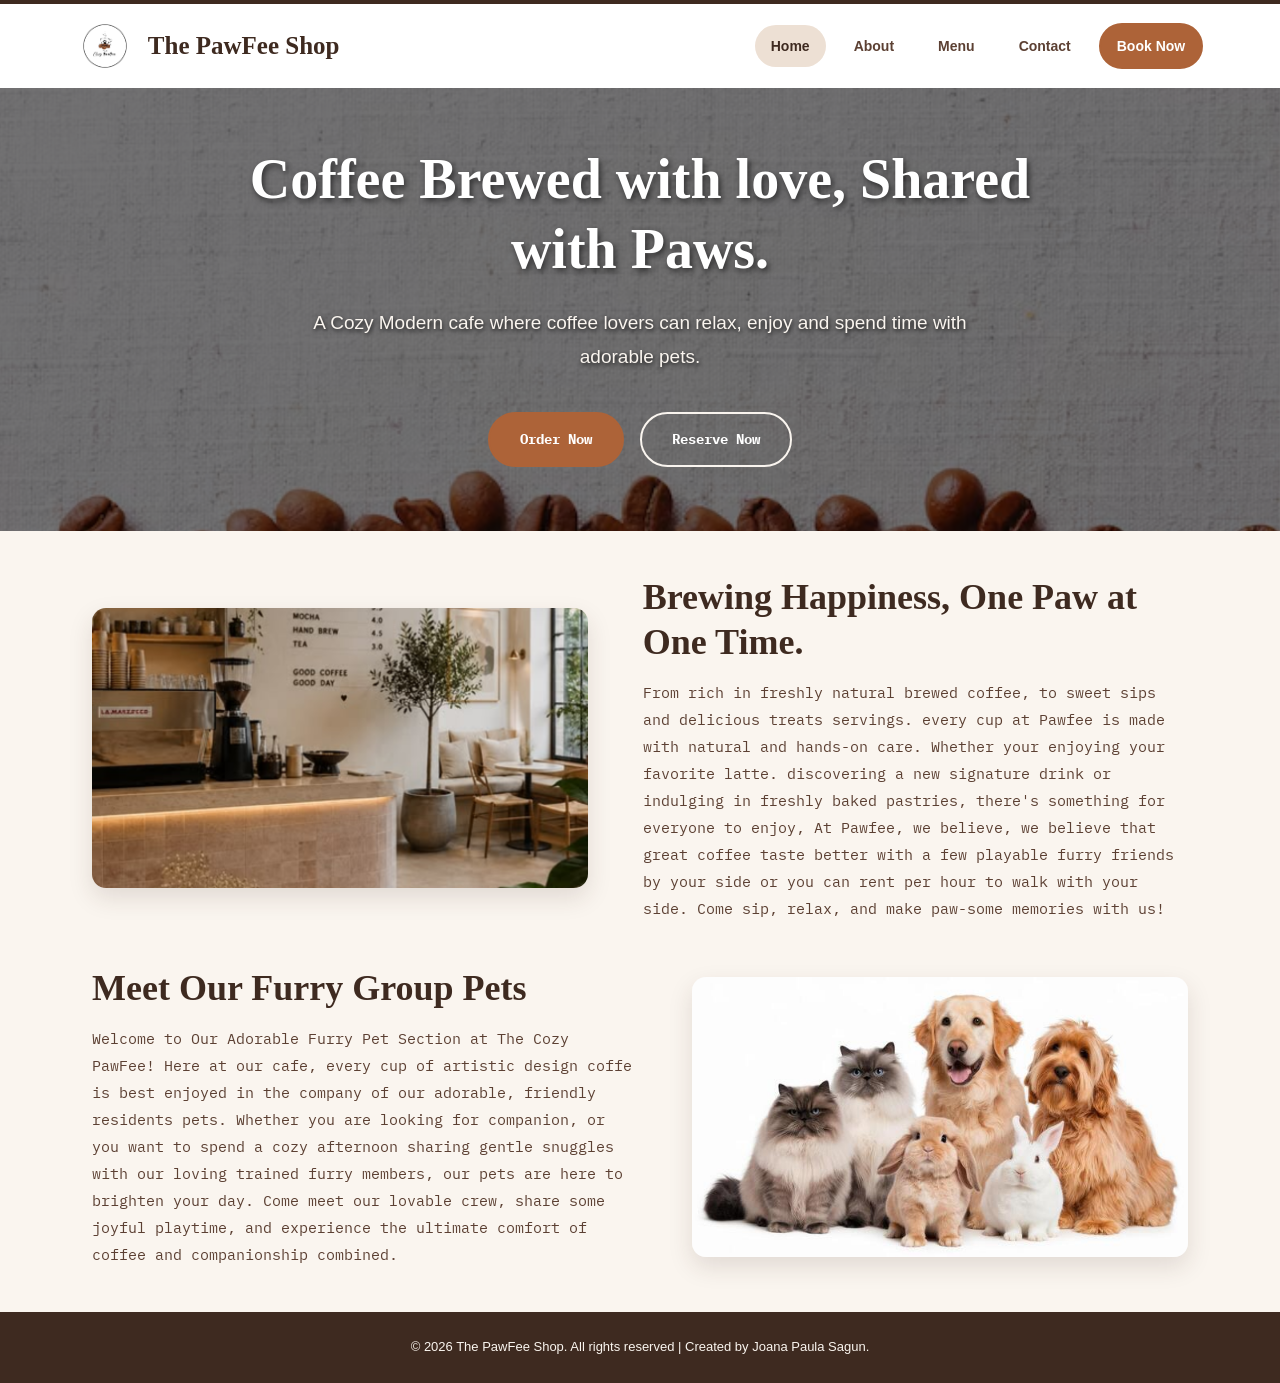
<file: index.html>
<!DOCTYPE html>
<html lang="en">
<head>
    <meta charset="UTF-8">
    <meta name="viewport" content="width=device-width, initial-scale=1.0">

    <!-- EXTERNAL CSS -->
    <link rel="stylesheet" href="CSS/styles.css">
    <title>Coffee Brew Paws</title>
</head>
<body>
    <header>
        <!-- LOGO AREA -->
        <a class="logo-container" href="index.html">
            <img src="images/logo.png" alt="The Pawfee Logo">
            <span class="brand-name">The PawFee Shop</span>
        </a>

        <!-- BURGER BUTTON (tablet + mobile) -->
        <button class="nav-toggle" type="button" aria-label="Toggle menu" aria-expanded="false" aria-controls="main-nav">&#9776;</button>

        <nav id="main-nav" aria-label="Main">
            <ul>
                <li><a href="index.html" aria-current="page">Home</a></li>
                <li><a href="about.html">About</a></li>
                <li><a href="menu.html">Menu</a></li>
                <li><a href="contact.html">Contact</a></li>
                <li><a href="booking.html">Book Now</a></li>
            </ul>
        </nav>
    </header>

    <main>
        <section id="Hero-text">
            <img src="images/First-Hero.png" alt="The Coffee beans">
            <h1>Coffee Brewed with love, Shared with Paws.</h1>
            <h2>A Cozy Modern cafe where coffee lovers can relax, enjoy and spend time with adorable pets.</h2>

            <a href="menu.html">Order Now</a>
            <a href="booking.html">Reserve Now</a>
        </section>

        <section id="Promotional">
            <img src="images/Coffee-shop.png" alt="The Coffee shop">
            <h2>Brewing Happiness, One Paw at One Time.</h2>
            <p>From rich in freshly natural brewed coffee, to sweet sips and delicious treats servings. every cup at Pawfee is made with natural and hands-on care.
               Whether your enjoying your favorite latte. discovering a new signature drink or indulging in freshly baked pastries, there's something for everyone to enjoy,
               At Pawfee, we believe, we believe that great coffee taste better with a few playable furry friends by your side or you can rent per hour to walk with your side. Come sip, relax, and make paw-some memories with us! </p>
        </section>

        <section id="Meet-Pawfee">
            <img src="images/group of pets.jpeg" alt="The Group of Pets">
            <h2>Meet Our Furry Group Pets</h2>
            <p>Welcome to Our Adorable Furry Pet Section at The Cozy PawFee! Here at our cafe, every cup of artistic design coffe is best enjoyed in the company of
                our adorable, friendly residents pets. Whether you are looking for companion, or you want to spend a cozy afternoon sharing gentle snuggles with our 
                loving trained furry members, our pets are here to brighten your day. Come meet our lovable crew, share some joyful playtime, and experience
                the ultimate comfort of coffee and companionship combined.</p>
        </section>

    </main>

    <footer>
        <p>&copy; 2026 The PawFee Shop. All rights reserved | Created by Joana Paula Sagun.</p>
    </footer>

    <script>
        // Burger menu (tablet + mobile, 1024px and below)
        const toggle = document.querySelector('.nav-toggle');
        const nav = document.getElementById('main-nav');

        function setMenu(open) {
            nav.classList.toggle('open', open);
            toggle.setAttribute('aria-expanded', open);
            toggle.innerHTML = open ? '&times;' : '&#9776;';
        }

        toggle.addEventListener('click', () => setMenu(!nav.classList.contains('open')));
        nav.addEventListener('click', (e) => { if (e.target.closest('a')) setMenu(false); });
        document.addEventListener('keydown', (e) => { if (e.key === 'Escape') setMenu(false); });
        window.addEventListener('resize', () => { if (window.innerWidth > 1024) setMenu(false); });
    </script>
</body>
</html>
</file>
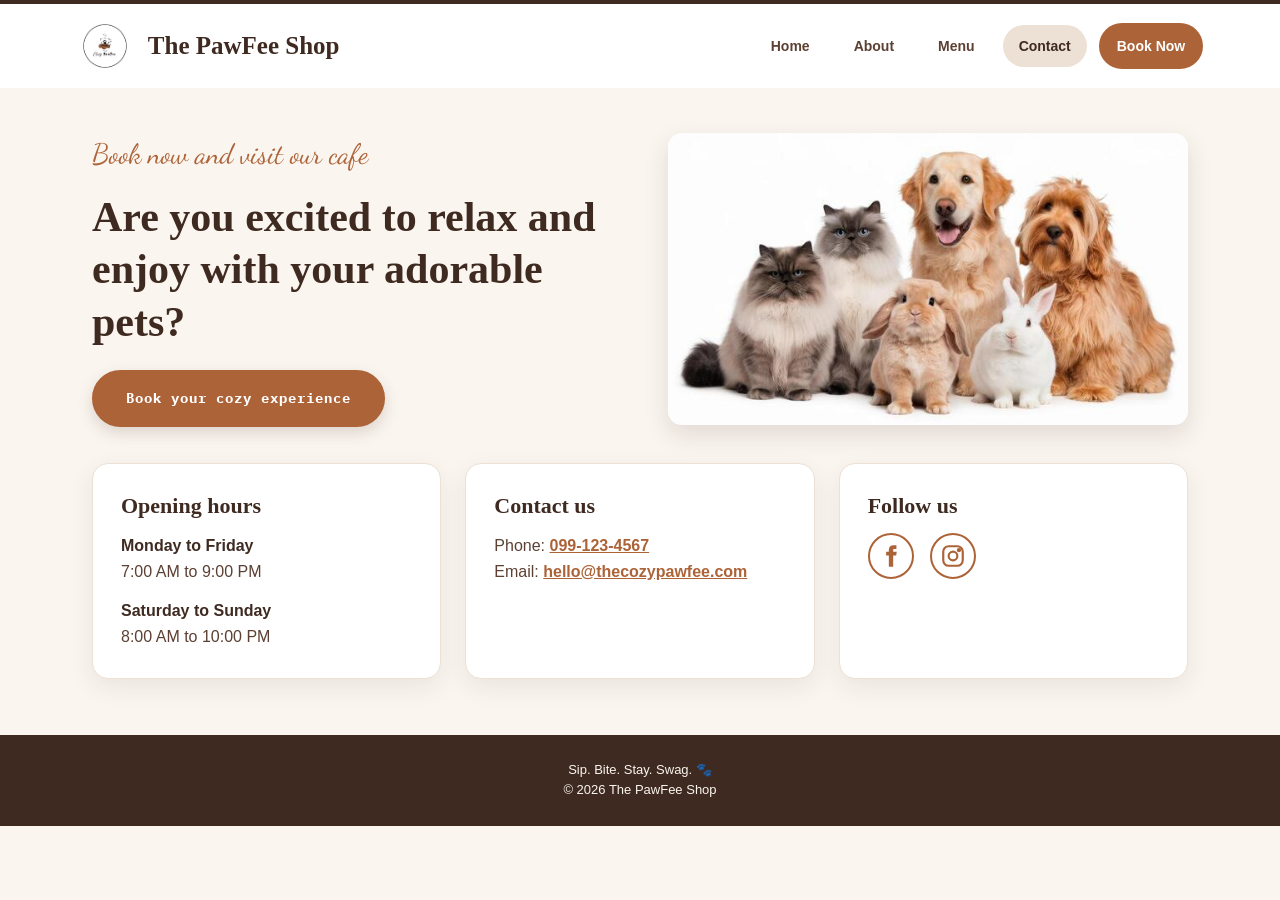
<file: contact.html>
<!DOCTYPE html>
<html lang="en">
<head>
  <meta charset="UTF-8">
  <meta name="viewport" content="width=device-width, initial-scale=1.0">
  <title>Contact | The PawFee Shop</title>
  <link rel="stylesheet" href="CSS/styles.css">
</head>
<body>
  <header class="site-header">
    <!-- LOGO AREA -->
    <a class="logo-container" href="index.html">
      <img src="images/logo.png" alt="The PawFee Shop logo">
      <span class="brand-name">The PawFee Shop</span>
    </a>
    <button type="button" class="nav-toggle" aria-label="Toggle menu" aria-expanded="false" aria-controls="main-nav">&#9776;</button>
    <nav id="main-nav">
      <ul>
        <li><a href="index.html">Home</a></li>
        <li><a href="about.html">About</a></li>
        <li><a href="Menu.html">Menu</a></li>
        <li><a href="contact.html" aria-current="page">Contact</a></li>
        <li><a href="booking.html">Book Now</a></li>
      </ul>
    </nav>
  </header>

  <main>
    <section class="hero">
      <div class="hero-text">
        <p class="lead">Book now and visit our cafe</p>
        <h1>Are you excited to relax and enjoy with your adorable pets?</h1>
        <a class="story-btn" href="booking.html">Book your cozy experience</a>
      </div>
      <img class="hero-img" src="images/group of pets.jpeg" alt="Dogs and cats sitting together">
    </section>

    <section class="info">
      <div class="info-block">
        <h2>Opening hours</h2>
        <dl class="hours">
          <dt>Monday to Friday</dt><dd>7:00 AM to 9:00 PM</dd>
          <dt>Saturday to Sunday</dt><dd>8:00 AM to 10:00 PM</dd>
        </dl>
      </div>

      <div class="info-block">
        <h2>Contact us</h2>
        <p>Phone: <a href="tel:0991234567">099-123-4567</a></p>
        <p>Email: <a href="mailto:hello@thecozypawfee.com">hello@thecozypawfee.com</a></p>
      </div>

      <div class="info-block">
        <h2>Follow us</h2>
        <ul class="social">
          <li><a href="#" aria-label="Facebook"><svg viewBox="0 0 24 24" width="26" height="26" fill="currentColor"><path d="M14 8V6.5c0-.7.3-1 1.1-1H17V2h-2.6C11.4 2 10 3.7 10 6.2V8H7.5v3.5H10V22h4V11.5h2.8L17.3 8z"/></svg></a></li>
          <li><a href="#" aria-label="Instagram"><svg viewBox="0 0 24 24" width="26" height="26" fill="none" stroke="currentColor" stroke-width="2"><rect x="3" y="3" width="18" height="18" rx="5"/><circle cx="12" cy="12" r="4"/><circle cx="17.5" cy="6.5" r="1" fill="currentColor"/></svg></a></li>
        </ul>
      </div>
    </section>
  </main>

  <footer class="site-footer">
    <p>Sip. Bite. Stay. Swag. &#128062;</p>
    <p>&copy; 2026 The PawFee Shop</p>
  </footer>

  <script>
    // Burger menu
    const toggle = document.querySelector('.nav-toggle');
    const nav = document.getElementById('main-nav');
    function setMenu(open) {
      nav.classList.toggle('open', open);
      toggle.setAttribute('aria-expanded', open);
      toggle.innerHTML = open ? '&times;' : '&#9776;';
    }
    toggle.addEventListener('click', () => setMenu(!nav.classList.contains('open')));
    nav.addEventListener('click', (e) => { if (e.target.closest('a')) setMenu(false); });
    document.addEventListener('keydown', (e) => { if (e.key === 'Escape') setMenu(false); });
    window.addEventListener('resize', () => { if (window.innerWidth > 900) setMenu(false); });
  </script>
</body>
</html>
</file>
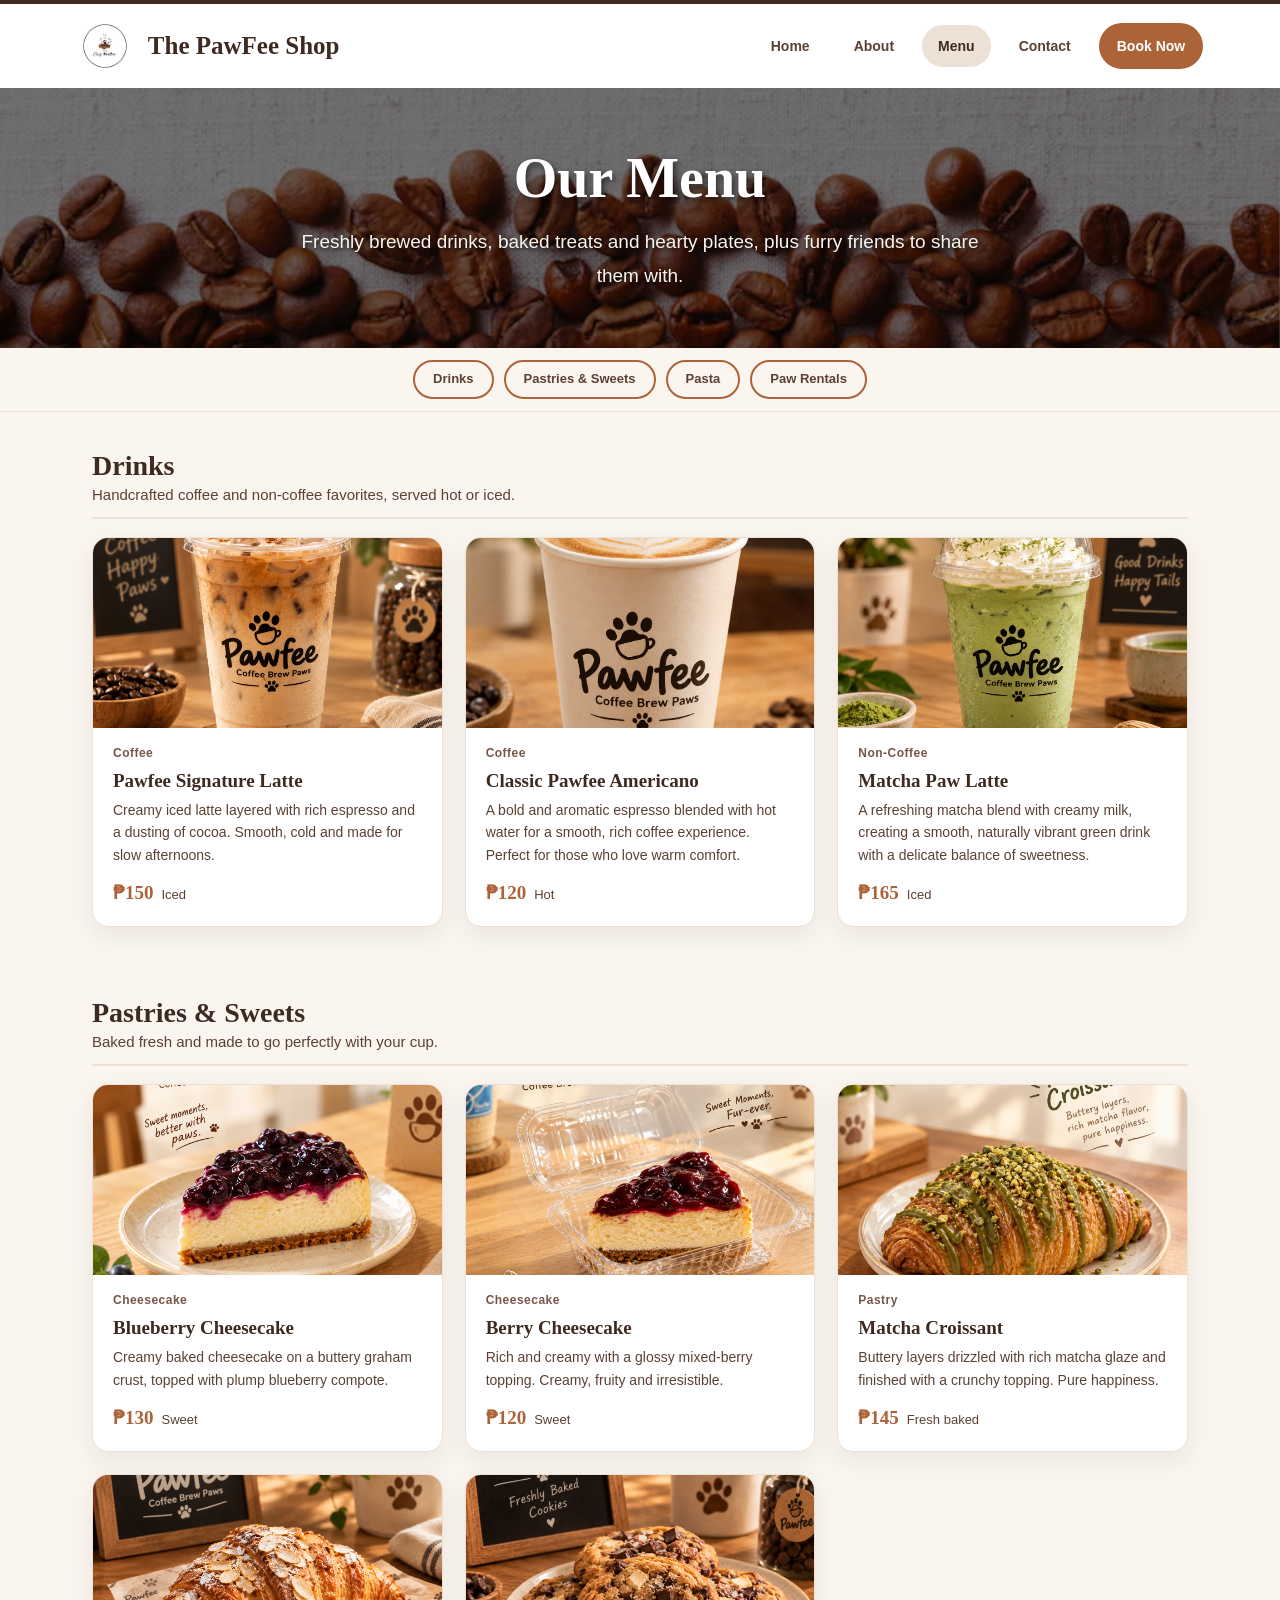
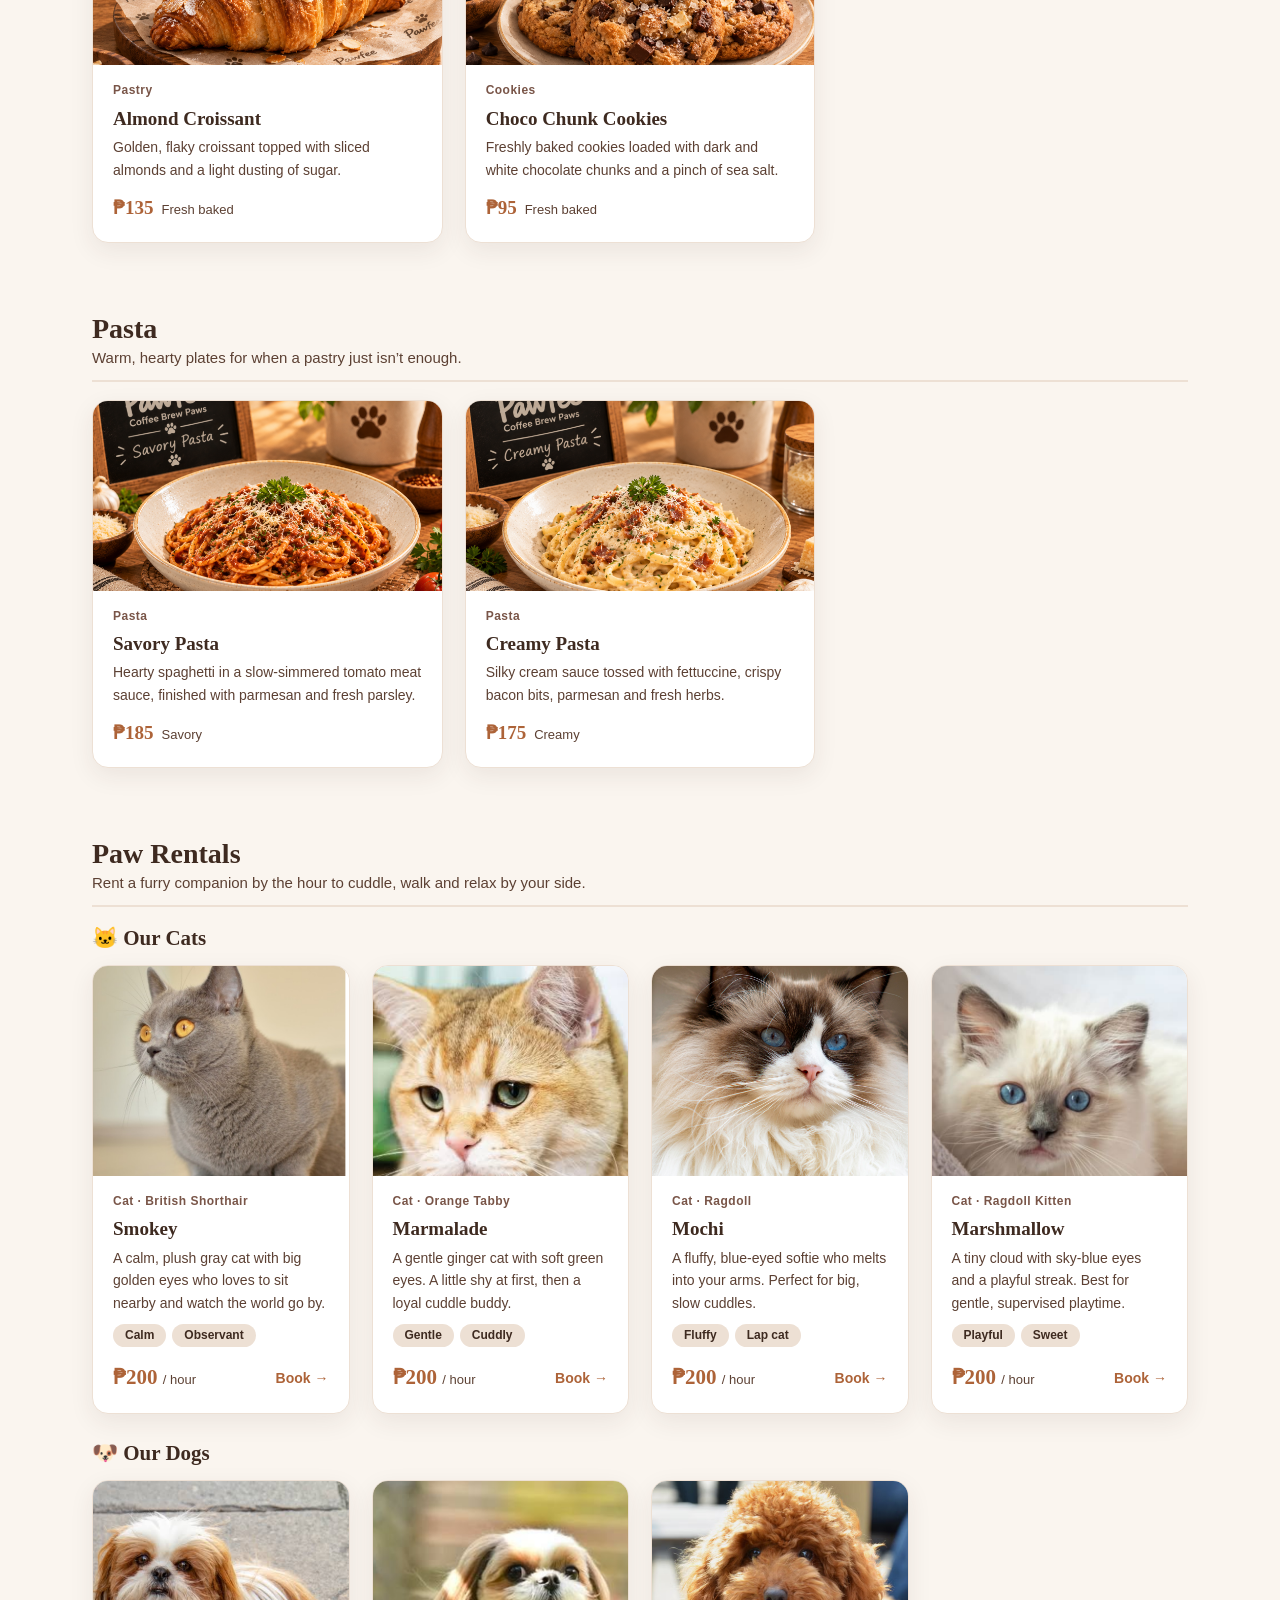
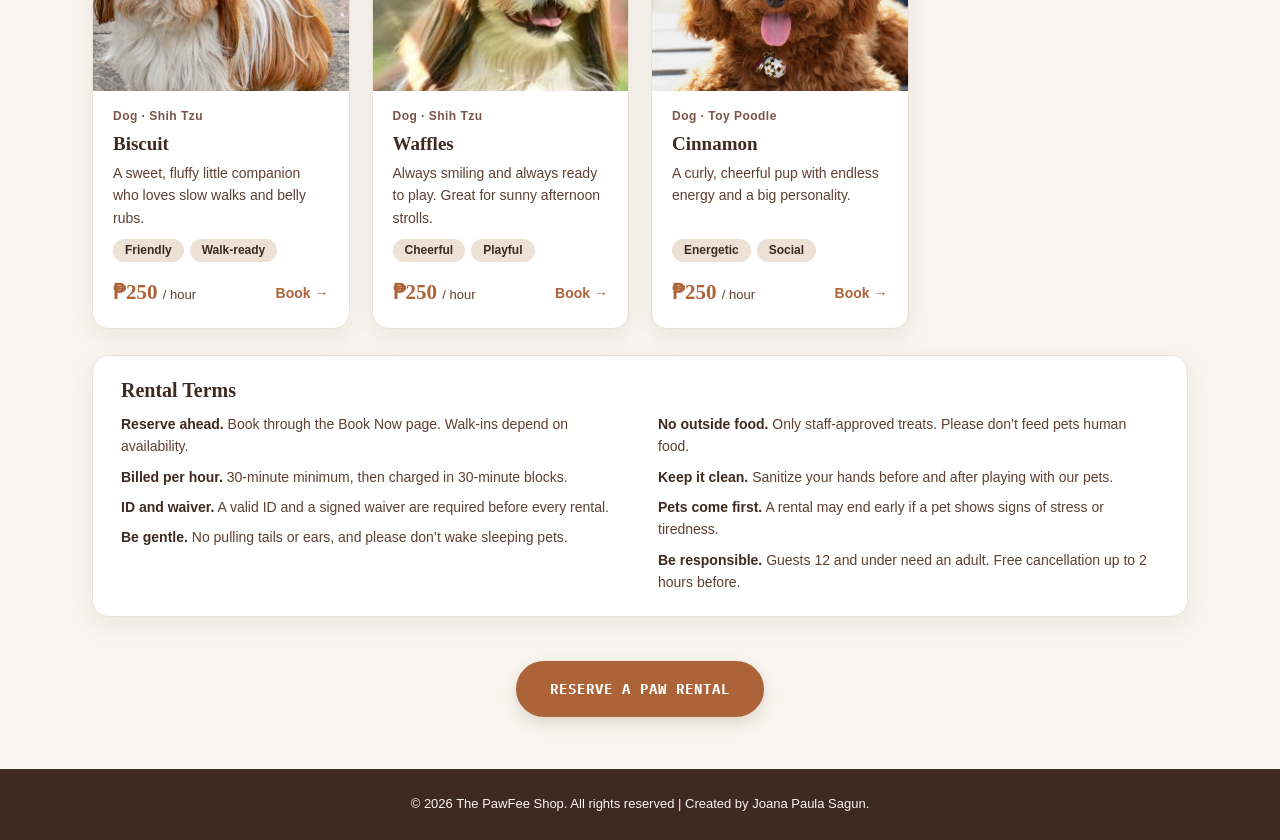
<file: menu.html>
<!DOCTYPE html>
<html lang="en">

<head>
  <meta charset="UTF-8">
  <meta name="viewport" content="width=device-width, initial-scale=1.0">
  <title>Menu | The PawFee Shop</title>
  <link rel="stylesheet" href="CSS/styles.css">
</head>

<body>

  <header>
    <a class="logo-container" href="index.html">
      <img src="images/logo.png" alt="The PawFee Shop logo">
      <span class="brand-name">The PawFee Shop</span>
    </a>

    <button class="nav-toggle" type="button" aria-label="Toggle menu" aria-expanded="false"
      aria-controls="main-nav">&#9776;</button>
    <nav id="main-nav" aria-label="Main">
      <ul>
        <li><a href="index.html">Home</a></li>
        <li><a href="about.html">About</a></li>
        <li><a href="menu.html" aria-current="page">Menu</a></li>
        <li><a href="contact.html">Contact</a></li>
        <li><a href="booking.html">Book Now</a></li>
      </ul>
    </nav>
  </header>

  <main>
    <section id="Hero-text" class="page-hero">
      <img src="images/First-Hero.png" alt="">
      <h1>Our Menu</h1>
      <p>Freshly brewed drinks, baked treats and hearty plates, plus furry friends to share them with.</p>
    </section>

    <nav class="menu-nav" aria-label="Menu categories">
      <a href="#drinks">Drinks</a>
      <a href="#pastries">Pastries &amp; Sweets</a>
      <a href="#pasta">Pasta</a>
      <a href="#rentals">Paw Rentals</a>
    </nav>

    <section class="menu-section" id="drinks">
      <div class="section-head">
        <h2>Drinks</h2>
        <p>Handcrafted coffee and non-coffee favorites, served hot or iced.</p>
      </div>
      <div class="menu-grid">
        <article class="menu-card">
          <img src="images/lattle-coffe.png" alt="Pawfee Signature Latte">
          <div class="menu-card-body">
            <span class="card-label">Coffee</span>
            <h3>Pawfee Signature Latte</h3>
            <p>Creamy iced latte layered with rich espresso and a dusting of cocoa. Smooth, cold and made for slow
              afternoons.</p>
            <div class="price-row"><span class="price">&#8369;150</span><span>Iced</span></div>
          </div>
        </article>
        <article class="menu-card">
          <img src="images/Hot-coffee.png" alt="Classic Pawfee Americano">
          <div class="menu-card-body">
            <span class="card-label">Coffee</span>
            <h3>Classic Pawfee Americano</h3>
            <p>A bold and aromatic espresso blended with hot water for a smooth, rich coffee experience. Perfect for
              those who love warm comfort.</p>
            <div class="price-row"><span class="price">&#8369;120</span><span>Hot</span></div>
          </div>
        </article>
        <article class="menu-card">
          <img src="images/Matcha-coffee.png" alt="Matcha Paw Latte">
          <div class="menu-card-body">
            <span class="card-label">Non-Coffee</span>
            <h3>Matcha Paw Latte</h3>
            <p>A refreshing matcha blend with creamy milk, creating a smooth, naturally vibrant green drink with a
              delicate balance of sweetness.</p>
            <div class="price-row"><span class="price">&#8369;165</span><span>Iced</span></div>
          </div>
        </article>
      </div>
    </section>

    <section class="menu-section" id="pastries">
      <div class="section-head">
        <h2>Pastries &amp; Sweets</h2>
        <p>Baked fresh and made to go perfectly with your cup.</p>
      </div>
      <div class="menu-grid">
        <article class="menu-card">
          <img src="images/sweetcake.png" alt="Blueberry Cheesecake">
          <div class="menu-card-body">
            <span class="card-label">Cheesecake</span>
            <h3>Blueberry Cheesecake</h3>
            <p>Creamy baked cheesecake on a buttery graham crust, topped with plump blueberry compote.</p>
            <div class="price-row"><span class="price">&#8369;130</span><span>Sweet</span></div>
          </div>
        </article>
        <article class="menu-card">
          <img src="images/cheescake.png" alt="Berry Cheesecake">
          <div class="menu-card-body">
            <span class="card-label">Cheesecake</span>
            <h3>Berry Cheesecake</h3>
            <p>Rich and creamy with a glossy mixed-berry topping. Creamy, fruity and irresistible.</p>
            <div class="price-row"><span class="price">&#8369;120</span><span>Sweet</span></div>
          </div>
        </article>
        <article class="menu-card">
          <img src="images/croissant.png" alt="Matcha Croissant">
          <div class="menu-card-body">
            <span class="card-label">Pastry</span>
            <h3>Matcha Croissant</h3>
            <p>Buttery layers drizzled with rich matcha glaze and finished with a crunchy topping. Pure happiness.</p>
            <div class="price-row"><span class="price">&#8369;145</span><span>Fresh baked</span></div>
          </div>
        </article>
        <article class="menu-card">
          <img src="images/original-crosiant.png" alt="Almond Croissant">
          <div class="menu-card-body">
            <span class="card-label">Pastry</span>
            <h3>Almond Croissant</h3>
            <p>Golden, flaky croissant topped with sliced almonds and a light dusting of sugar.</p>
            <div class="price-row"><span class="price">&#8369;135</span><span>Fresh baked</span></div>
          </div>
        </article>
        <article class="menu-card">
          <img src="images/cookie.png" alt="Choco Chunk Cookies">
          <div class="menu-card-body">
            <span class="card-label">Cookies</span>
            <h3>Choco Chunk Cookies</h3>
            <p>Freshly baked cookies loaded with dark and white chocolate chunks and a pinch of sea salt.</p>
            <div class="price-row"><span class="price">&#8369;95</span><span>Fresh baked</span></div>
          </div>
        </article>
      </div>
    </section>

    <section class="menu-section" id="pasta">
      <div class="section-head">
        <h2>Pasta</h2>
        <p>Warm, hearty plates for when a pastry just isn&rsquo;t enough.</p>
      </div>
      <div class="menu-grid">
        <article class="menu-card">
          <img src="images/pasta1.png" alt="Savory Pasta">
          <div class="menu-card-body">
            <span class="card-label">Pasta</span>
            <h3>Savory Pasta</h3>
            <p>Hearty spaghetti in a slow-simmered tomato meat sauce, finished with parmesan and fresh parsley.</p>
            <div class="price-row"><span class="price">&#8369;185</span><span>Savory</span></div>
          </div>
        </article>
        <article class="menu-card">
          <img src="images/pasta2.png" alt="Creamy Pasta">
          <div class="menu-card-body">
            <span class="card-label">Pasta</span>
            <h3>Creamy Pasta</h3>
            <p>Silky cream sauce tossed with fettuccine, crispy bacon bits, parmesan and fresh herbs.</p>
            <div class="price-row"><span class="price">&#8369;175</span><span>Creamy</span></div>
          </div>
        </article>
      </div>
    </section>

    <section class="menu-section" id="rentals">
      <div class="section-head">
        <h2>Paw Rentals</h2>
        <p>Rent a furry companion by the hour to cuddle, walk and relax by your side.</p>
      </div>

      <h3 class="rental-title">&#128049; Our Cats</h3>
      <div class="rental-grid">
        <article class="menu-card rental-card">
          <img src="images/Cat1.png" alt="Smokey the British Shorthair">
          <div class="menu-card-body">
            <span class="card-label">Cat &middot; British Shorthair</span>
            <h3>Smokey</h3>
            <p>A calm, plush gray cat with big golden eyes who loves to sit nearby and watch the world go by.</p>
            <ul class="rental-tags">
              <li>Calm</li>
              <li>Observant</li>
            </ul>
            <div class="rental-footer">
              <span class="price">&#8369;200 <small>/ hour</small></span>
              <a href="booking.html">Book &rarr;</a>
            </div>
          </div>
        </article>
        <article class="menu-card rental-card">
          <img src="images/cat2.png" alt="Marmalade the orange tabby">
          <div class="menu-card-body">
            <span class="card-label">Cat &middot; Orange Tabby</span>
            <h3>Marmalade</h3>
            <p>A gentle ginger cat with soft green eyes. A little shy at first, then a loyal cuddle buddy.</p>
            <ul class="rental-tags">
              <li>Gentle</li>
              <li>Cuddly</li>
            </ul>
            <div class="rental-footer">
              <span class="price">&#8369;200 <small>/ hour</small></span>
              <a href="booking.html">Book &rarr;</a>
            </div>
          </div>
        </article>
        <article class="menu-card rental-card">
          <img src="images/cat3.png" alt="Mochi the Ragdoll">
          <div class="menu-card-body">
            <span class="card-label">Cat &middot; Ragdoll</span>
            <h3>Mochi</h3>
            <p>A fluffy, blue-eyed softie who melts into your arms. Perfect for big, slow cuddles.</p>
            <ul class="rental-tags">
              <li>Fluffy</li>
              <li>Lap cat</li>
            </ul>
            <div class="rental-footer">
              <span class="price">&#8369;200 <small>/ hour</small></span>
              <a href="booking.html">Book &rarr;</a>
            </div>
          </div>
        </article>
        <article class="menu-card rental-card">
          <img src="images/cat4.png" alt="Marshmallow the Ragdoll kitten">
          <div class="menu-card-body">
            <span class="card-label">Cat &middot; Ragdoll Kitten</span>
            <h3>Marshmallow</h3>
            <p>A tiny cloud with sky-blue eyes and a playful streak. Best for gentle, supervised playtime.</p>
            <ul class="rental-tags">
              <li>Playful</li>
              <li>Sweet</li>
            </ul>
            <div class="rental-footer">
              <span class="price">&#8369;200 <small>/ hour</small></span>
              <a href="booking.html">Book &rarr;</a>
            </div>
          </div>
        </article>
      </div>

      <h3 class="rental-title">&#128054; Our Dogs</h3>
      <div class="rental-grid">
        <article class="menu-card rental-card">
          <img src="images/Dog1.png" alt="Biscuit the Shih Tzu">
          <div class="menu-card-body">
            <span class="card-label">Dog &middot; Shih Tzu</span>
            <h3>Biscuit</h3>
            <p>A sweet, fluffy little companion who loves slow walks and belly rubs.</p>
            <ul class="rental-tags">
              <li>Friendly</li>
              <li>Walk-ready</li>
            </ul>
            <div class="rental-footer">
              <span class="price">&#8369;250 <small>/ hour</small></span>
              <a href="booking.html">Book &rarr;</a>
            </div>
          </div>
        </article>
        <article class="menu-card rental-card">
          <img src="images/Dog2.png" alt="Waffles the Shih Tzu">
          <div class="menu-card-body">
            <span class="card-label">Dog &middot; Shih Tzu</span>
            <h3>Waffles</h3>
            <p>Always smiling and always ready to play. Great for sunny afternoon strolls.</p>
            <ul class="rental-tags">
              <li>Cheerful</li>
              <li>Playful</li>
            </ul>
            <div class="rental-footer">
              <span class="price">&#8369;250 <small>/ hour</small></span>
              <a href="booking.html">Book &rarr;</a>
            </div>
          </div>
        </article>
        <article class="menu-card rental-card">
          <img src="images/Dog3.png" alt="Cinnamon the Toy Poodle">
          <div class="menu-card-body">
            <span class="card-label">Dog &middot; Toy Poodle</span>
            <h3>Cinnamon</h3>
            <p>A curly, cheerful pup with endless energy and a big personality.</p>
            <ul class="rental-tags">
              <li>Energetic</li>
              <li>Social</li>
            </ul>
            <div class="rental-footer">
              <span class="price">&#8369;250 <small>/ hour</small></span>
              <a href="booking.html">Book &rarr;</a>
            </div>
          </div>
        </article>
      </div>

      <div class="rental-terms">
        <h3>Rental Terms</h3>
        <ul>
          <li><strong>Reserve ahead.</strong> Book through the Book Now page. Walk-ins depend on availability.</li>
          <li><strong>Billed per hour.</strong> 30-minute minimum, then charged in 30-minute blocks.</li>
          <li><strong>ID and waiver.</strong> A valid ID and a signed waiver are required before every rental.</li>
          <li><strong>Be gentle.</strong> No pulling tails or ears, and please don&rsquo;t wake sleeping pets.</li>
          <li><strong>No outside food.</strong> Only staff-approved treats. Please don&rsquo;t feed pets human food.
          </li>
          <li><strong>Keep it clean.</strong> Sanitize your hands before and after playing with our pets.</li>
          <li><strong>Pets come first.</strong> A rental may end early if a pet shows signs of stress or tiredness.</li>
          <li><strong>Be responsible.</strong> Guests 12 and under need an adult. Free cancellation up to 2 hours
            before.</li>
        </ul>
      </div>
    </section>

    <div class="menu-cta">
      <a class="story-btn" href="booking.html">RESERVE A PAW RENTAL</a>
    </div>
  </main>

  <footer>
    <p>&copy; 2026 The PawFee Shop. All rights reserved | Created by Joana Paula Sagun.</p>
  </footer>

  <script>
    // Burger menu (mobile, 768px and below)
    const toggle = document.querySelector('.nav-toggle');
    const nav = document.getElementById('main-nav');

    function setMenu(open) {
      nav.classList.toggle('open', open);
      toggle.setAttribute('aria-expanded', open);
      toggle.innerHTML = open ? '&times;' : '&#9776;';
    }

    toggle.addEventListener('click', () => setMenu(!nav.classList.contains('open')));
    nav.addEventListener('click', (e) => { if (e.target.closest('a')) setMenu(false); });
    document.addEventListener('keydown', (e) => { if (e.key === 'Escape') setMenu(false); });
    window.addEventListener('resize', () => { if (window.innerWidth > 768) setMenu(false); });
  </script>
</body>

</html>
</file>
<file: CSS/styles.css>
@import url('https://fonts.googleapis.com/css2?family=Dancing+Script:wght@500&family=IBM+Plex+Mono:wght@400;600;700&display=swap');

/* =========================================================
   THE PAWFEE SHOP — shared stylesheet
   1 Palette · 2 Global · 3 Header + burger menu · 4 Buttons
   5 Home · 6 About · 7 Drinks · 8 Menu page · 9 Contact page
   10 Booking page · 11 Footer · 12 Responsive
   Breakpoints: desktop 1025+ · tablet 769–1024 · mobile ≤768 · small ≤400 (burger menu at ≤1024)
   ========================================================= */

/* ---------- 1. COLOR PALETTE ---------- */
:root {
    --cream: #FAF5EF;
    --sand: #EDE0D4;
    --latte: #795548;
    --roast: #5C4033;
    --espresso: #3E2A20;
    --white: #FFFFFF;
    --caramel: #AD6338;
    --accent: #C98B5B;

    --green: #2e7d4f;
    --mint: #e8f5ec;
    --error: #b3261e;
    --error-bg: #fdecea;

    --mono: "IBM Plex Mono", "Courier New", monospace;
    --serif: Georgia, serif;
    --shadow: 0 8px 25px rgba(62, 42, 32, 0.08);
}

/* ---------- 2. GLOBAL STYLES ---------- */
* {
    margin: 0;
    padding: 0;
    box-sizing: border-box;
}

html {
    scroll-behavior: smooth;
    scroll-padding-top: 16px;
}

body {
    font-family: Arial, sans-serif;
    background-color: var(--cream);
    color: var(--espresso);
    line-height: 1.6;
    overflow-x: hidden;
}

img {
    max-width: 100%;
}

a {
    color: inherit;
}

a:focus-visible,
button:focus-visible {
    outline: 3px solid var(--latte);
    outline-offset: 3px;
    border-radius: 6px;
}

h1,
h2,
h3 {
    line-height: 1.25;
}

main {
    width: 100%;
}

.sr-only {
    position: absolute;
    width: 1px;
    height: 1px;
    padding: 0;
    margin: -1px;
    overflow: hidden;
    clip: rect(0, 0, 0, 0);
    white-space: nowrap;
    border: 0;
}

/* ---------- 3. HEADER + BURGER MENU ---------- */
header {
    position: relative;
    z-index: 10;
    display: flex;
    flex-wrap: wrap;
    justify-content: space-between;
    align-items: center;
    gap: 25px;
    padding: 14px 6%;
    background-color: var(--white);
    border-top: 4px solid var(--espresso);
}

.logo-container {
    display: flex;
    align-items: center;
    gap: 15px;
    line-height: 1.2;
    text-decoration: none;
    color: inherit;
}

header img {
    display: block;
    height: 56px;
    width: auto;
    object-fit: contain;
}

.logo-container h1,
.brand-name {
    font-family: var(--serif);
    font-size: 25px;
    font-weight: bold;
    color: var(--espresso);
}

nav {
    background-color: transparent;
}

nav ul {
    list-style: none;
    display: flex;
    align-items: center;
    justify-content: center;
    flex-wrap: wrap;
    gap: 12px;
}

nav a {
    display: inline-block;
    padding: 10px 16px;
    border-radius: 25px;
    color: var(--roast);
    font-size: 14px;
    font-weight: bold;
    text-decoration: none;
    transition: background-color 0.3s ease, color 0.3s ease;
}

nav a:hover,
nav a:focus-visible,
nav a[aria-current="page"] {
    background-color: var(--sand);
    color: var(--espresso);
}

/* last link = Book Now button */
nav li:last-child a {
    background-color: var(--caramel);
    color: var(--white);
    border: 2px solid var(--caramel);
}

nav li:last-child a:hover,
nav li:last-child a[aria-current="page"] {
    background-color: var(--espresso);
    border-color: var(--espresso);
    color: var(--white);
}

/* burger button: hidden by default, shown at 1024px and below (tablet + mobile) */
.nav-toggle {
    display: none;
    align-items: center;
    justify-content: center;
    width: 46px;
    height: 46px;
    border: 2px solid var(--caramel);
    border-radius: 12px;
    background-color: transparent;
    color: var(--caramel);
    font-size: 26px;
    line-height: 1;
    cursor: pointer;
    transition: background-color 0.3s ease, color 0.3s ease;
}

.nav-toggle:hover,
.nav-toggle[aria-expanded="true"] {
    background-color: var(--caramel);
    color: var(--white);
}

/* ---------- 4. BUTTONS ---------- */
.story-btn {
    display: inline-block;
    margin-top: 8px;
    padding: 15px 32px;
    background-color: var(--caramel);
    color: var(--white);
    text-decoration: none;
    font-family: var(--mono);
    font-size: 14px;
    font-weight: bold;
    letter-spacing: 1px;
    border: 2px solid var(--caramel);
    border-radius: 40px;
    box-shadow: 0 6px 15px rgba(92, 64, 51, 0.18);
    cursor: pointer;
    transition: background-color 0.3s ease, transform 0.3s ease, box-shadow 0.3s ease;
}

.story-btn:hover {
    background-color: var(--espresso);
    border-color: var(--espresso);
    transform: translateY(-2px);
    box-shadow: 0 8px 18px rgba(62, 42, 32, 0.2);
}

/* ---------- 5. HOME (index) ---------- */
#Hero-text {
    position: relative;
    display: flex;
    flex-wrap: wrap;
    justify-content: center;
    align-content: center;
    align-items: center;
    gap: 0 16px;
    min-height: 420px;
    padding: 56px 6%;
    overflow: hidden;
    text-align: center;
    background-color: var(--roast);
    color: var(--white);
}

#Hero-text > img {
    position: absolute;
    inset: 0;
    width: 100%;
    height: 100%;
    max-width: none;
    object-fit: cover;
    filter: brightness(45%);
}

#Hero-text > :not(img) {
    position: relative;
    z-index: 1;
}

#Hero-text > h1 {
    flex: 0 0 100%;
    max-width: 100%;
    padding-inline: max(0px, calc((100% - 850px) / 2));
    margin-bottom: 22px;
    font-family: var(--serif);
    font-size: clamp(32px, 5vw, 56px);
    text-shadow: 2px 3px 6px rgba(0, 0, 0, 0.6);
}

#Hero-text > h2,
#Hero-text > p {
    flex: 0 0 100%;
    max-width: 100%;
    padding-inline: max(0px, calc((100% - 680px) / 2));
    margin-bottom: 30px;
    font-size: clamp(16px, 2vw, 19px);
    font-weight: normal;
    line-height: 1.8;
    color: var(--cream);
    text-shadow: 1px 2px 4px rgba(0, 0, 0, 0.8);
}

#Hero-text > a {
    display: inline-block;
    margin: 8px 0;
    padding: 14px 30px;
    border: 2px solid var(--caramel);
    border-radius: 40px;
    background-color: var(--caramel);
    color: var(--white);
    font-family: var(--mono);
    font-size: 14px;
    font-weight: bold;
    text-decoration: none;
    transition: background-color 0.3s ease, color 0.3s ease, transform 0.3s ease;
}

#Hero-text > a:last-of-type {
    background-color: transparent;
    border-color: var(--cream);
}

#Hero-text > a:hover {
    background-color: var(--cream);
    border-color: var(--cream);
    color: var(--espresso);
    transform: translateY(-2px);
}

#Promotional,
#Meet-Pawfee {
    max-width: 1160px;
    margin: 44px auto;
    padding: 0 32px;
    display: grid;
    grid-template-columns: 1fr 1.1fr;
    gap: 14px 55px;
    align-items: center;
}

#Promotional > img,
#Meet-Pawfee > img {
    grid-column: 1;
    grid-row: 1 / span 2;
    width: 100%;
    height: 280px;
    object-fit: cover;
    border-radius: 14px;
    box-shadow: 0 10px 25px rgba(62, 42, 32, 0.13);
}

#Promotional > h2,
#Meet-Pawfee > h2 {
    grid-column: 2;
    grid-row: 1;
    align-self: end;
    font-family: var(--serif);
    font-size: clamp(26px, 3vw, 36px);
}

#Promotional > p,
#Meet-Pawfee > p {
    grid-column: 2;
    grid-row: 2;
    align-self: start;
    color: var(--roast);
    font-family: var(--mono);
    font-size: 15px;
    line-height: 1.8;
}

#Meet-Pawfee {
    grid-template-columns: 1.1fr 1fr;
}

#Meet-Pawfee > img {
    grid-column: 2;
}

#Meet-Pawfee > h2,
#Meet-Pawfee > p {
    grid-column: 1;
}

/* ---------- 6. ABOUT ---------- */
#Story {
    max-width: 1220px;
    margin: 40px auto;
    padding: 0 32px;
    display: grid;
    grid-template-columns: 1fr 1fr;
    align-items: center;
    gap: 55px;
}

.story-content {
    width: 100%;
}

.story-line {
    width: 120px;
    height: 3px;
    margin-bottom: 24px;
    background-color: var(--accent);
}

#Story h1 {
    margin-bottom: 25px;
    font-family: var(--serif);
    font-size: clamp(30px, 3vw, 43px);
    color: var(--espresso);
}

#Story p {
    margin-bottom: 22px;
    font-family: var(--mono);
    font-size: 15px;
    line-height: 1.8;
    color: var(--roast);
}

#Story strong {
    color: var(--espresso);
}

.story-image img {
    display: block;
    width: 100%;
    height: 320px;
    object-fit: cover;
    object-position: center;
    border-radius: 14px;
    box-shadow: 0 10px 25px rgba(62, 42, 32, 0.13);
}

.featuring-box {
    max-width: 1160px;
    margin: 44px auto;
    padding: 32px;
    display: grid;
    grid-template-columns: 0.9fr 1.1fr;
    grid-template-rows: auto 1fr;
    column-gap: 35px;
    align-items: center;
    background-color: var(--white);
    border: 1px solid var(--sand);
    border-radius: 20px;
    box-shadow: var(--shadow);
}

.featuring-box img {
    display: block;
    grid-column: 1;
    grid-row: 1 / span 2;
    width: 100%;
    height: 320px;
    object-fit: cover;
    border-radius: 14px;
}

.featuring-box h2 {
    grid-column: 2;
    grid-row: 1;
    align-self: end;
    margin-bottom: 22px;
    font-family: var(--serif);
    font-size: 32px;
    color: var(--espresso);
}

.featuring-box ul {
    grid-column: 2;
    grid-row: 2;
    align-self: start;
    list-style: none;
}

.featuring-box li {
    margin-bottom: 20px;
    padding-left: 18px;
    border-left: 3px solid var(--accent);
    color: var(--roast);
    font-size: 15px;
    line-height: 1.8;
}

.featuring-box strong {
    color: var(--espresso);
}

.closing-text {
    max-width: 850px;
    margin: 40px auto 16px;
    padding: 0 25px;
    text-align: center;
    color: var(--roast);
    font-family: var(--mono);
    font-size: 16px;
    line-height: 1.9;
}

.closing-text strong {
    color: var(--espresso);
}

.closing-button {
    margin: 16px auto 48px;
    padding: 0 20px;
    text-align: center;
}

/* ---------- 7. DRINKS (about) ---------- */
#Drinks {
    max-width: 1160px;
    margin: 32px auto 56px;
    padding: 0 32px;
    display: grid;
    grid-template-columns: repeat(3, 1fr);
    gap: 28px;
}

#Drinks > article {
    position: relative;
    display: flex;
    flex-direction: column;
    overflow: hidden;
    background-color: var(--white);
    border: 1px solid var(--sand);
    border-radius: 16px;
    box-shadow: var(--shadow);
}

#Drinks > article img {
    width: 100%;
    height: 210px;
    object-fit: cover;
}

.drink-tag {
    position: absolute;
    top: 14px;
    left: 14px;
    padding: 4px 14px;
    border-radius: 20px;
    background-color: var(--cream);
    color: var(--roast);
    font-size: 12px;
    font-weight: bold;
    box-shadow: 0 2px 8px rgba(62, 42, 32, 0.15);
}

#Drinks dl {
    flex: 1;
}

#Drinks dt {
    padding: 20px 22px 8px;
    font-family: var(--serif);
    font-size: 21px;
    font-weight: bold;
}

#Drinks dd {
    padding: 0 22px 20px;
    color: var(--roast);
    font-size: 14px;
}

.drink-footer {
    display: flex;
    align-items: center;
    justify-content: space-between;
    gap: 15px;
    padding: 16px 22px 22px;
    border-top: 1px solid var(--sand);
}

.price {
    font-family: var(--serif);
    font-size: 21px;
    font-weight: bold;
    color: var(--caramel);
}

.drink-more {
    color: var(--roast);
    font-size: 14px;
    font-weight: bold;
    text-decoration: none;
    border-bottom: 2px solid transparent;
    transition: border-color 0.3s ease;
}

.drink-more:hover,
.drink-more:focus-visible {
    border-bottom-color: var(--accent);
}

/* ---------- 8. MENU PAGE ---------- */
/* menu page uses the same hero as the home page, just shorter */
#Hero-text.page-hero {
    min-height: 260px;
    padding: 44px 6%;
}

#Hero-text.page-hero > img {
    object-position: center bottom;
}

#Hero-text.page-hero > h1 {
    margin-bottom: 12px;
}

#Hero-text.page-hero > p {
    margin-bottom: 0;
}

/* category tabs */
.menu-nav {
    position: sticky;
    top: 0;
    z-index: 5;
    display: flex;
    flex-wrap: wrap;
    justify-content: center;
    gap: 10px;
    padding: 12px 20px;
    background-color: rgba(250, 245, 239, 0.95);
    border-bottom: 1px solid var(--sand);
}

.menu-nav a {
    padding: 7px 18px;
    border: 2px solid var(--caramel);
    border-radius: 25px;
    color: var(--roast);
    font-size: 13px;
    font-weight: bold;
    text-decoration: none;
    transition: background-color 0.3s ease, color 0.3s ease;
}

.menu-nav a:hover,
.menu-nav a:focus-visible {
    background-color: var(--caramel);
    color: var(--white);
}

.menu-section {
    max-width: 1160px;
    margin: 0 auto;
    padding: 36px 32px 6px;
    scroll-margin-top: 60px;
}

.section-head {
    margin-bottom: 18px;
    padding-bottom: 10px;
    border-bottom: 2px solid var(--sand);
}

.section-head h2 {
    font-family: var(--serif);
    font-size: 28px;
}

.section-head p {
    color: var(--roast);
    font-size: 15px;
}

.menu-grid {
    display: grid;
    grid-template-columns: repeat(3, 1fr);
    gap: 22px;
    margin-bottom: 26px;
}

.menu-card {
    display: flex;
    flex-direction: column;
    overflow: hidden;
    background-color: var(--white);
    border: 1px solid var(--sand);
    border-radius: 16px;
    box-shadow: var(--shadow);
}

.menu-card img {
    width: 100%;
    height: 190px;
    object-fit: cover;
}

.menu-card-body {
    flex: 1;
    display: flex;
    flex-direction: column;
    gap: 6px;
    padding: 16px 20px 18px;
}

.card-label {
    font-size: 12px;
    font-weight: bold;
    letter-spacing: 0.04em;
    color: var(--latte);
}

.menu-card h3 {
    font-family: var(--serif);
    font-size: 19px;
}

.menu-card p {
    flex: 1;
    color: var(--roast);
    font-size: 14px;
}

.price-row {
    display: flex;
    align-items: baseline;
    gap: 8px;
    margin-top: 6px;
    font-size: 13px;
    color: var(--roast);
}

.price-row .price {
    font-size: 19px;
}

.rental-title {
    display: flex;
    align-items: center;
    gap: 8px;
    margin: 6px 0 14px;
    font-family: var(--serif);
    font-size: 21px;
}

.rental-grid {
    display: grid;
    grid-template-columns: repeat(4, 1fr);
    gap: 22px;
    margin-bottom: 26px;
}

.rental-card img {
    height: 210px;
    object-position: center top;
}

.rental-tags {
    display: flex;
    flex-wrap: wrap;
    gap: 6px;
    list-style: none;
    margin-top: 4px;
}

.rental-tags li {
    padding: 2px 12px;
    border-radius: 20px;
    background-color: var(--sand);
    color: var(--espresso);
    font-size: 12px;
    font-weight: bold;
}

.rental-footer {
    display: flex;
    align-items: center;
    justify-content: space-between;
    gap: 10px;
    margin-top: 8px;
}

.rental-footer .price small {
    font-family: Arial, sans-serif;
    font-size: 13px;
    font-weight: normal;
    color: var(--roast);
}

.rental-footer a {
    color: var(--caramel);
    font-size: 14px;
    font-weight: bold;
    text-decoration: none;
}

.rental-footer a:hover,
.rental-footer a:focus-visible {
    color: var(--espresso);
    text-decoration: underline;
}

.rental-terms {
    margin-top: 10px;
    padding: 22px 28px;
    background-color: var(--white);
    border: 1px solid var(--sand);
    border-radius: 16px;
    box-shadow: var(--shadow);
}

.rental-terms h3 {
    margin-bottom: 10px;
    font-family: var(--serif);
    font-size: 20px;
}

.rental-terms ul {
    columns: 2;
    column-gap: 36px;
    list-style: none;
}

.rental-terms li {
    break-inside: avoid;
    margin-bottom: 8px;
    color: var(--roast);
    font-size: 14px;
}

.rental-terms strong {
    color: var(--espresso);
}

.menu-cta {
    margin: 30px auto 52px;
    padding: 0 24px;
    text-align: center;
}

/* ---------- 9. CONTACT PAGE ---------- */
.hero {
    max-width: 1160px;
    margin: 0 auto;
    padding: 44px 32px 24px;
    display: grid;
    grid-template-columns: 1fr 1fr;
    align-items: center;
    gap: 55px;
}

.hero-text {
    display: flex;
    flex-direction: column;
    align-items: flex-start;
    gap: 14px;
}

.lead {
    font-family: "Dancing Script", cursive;
    font-size: 28px;
    color: var(--caramel);
}

.hero-text h1 {
    font-family: var(--serif);
    font-size: clamp(28px, 3.6vw, 42px);
}

.hero-img {
    display: block;
    width: 100%;
    border-radius: 14px;
    box-shadow: 0 10px 25px rgba(62, 42, 32, 0.13);
}

.info {
    max-width: 1160px;
    margin: 0 auto;
    padding: 12px 32px 56px;
    display: grid;
    grid-template-columns: repeat(auto-fit, minmax(240px, 1fr));
    gap: 24px;
}

.info-block {
    padding: 28px;
    background-color: var(--white);
    border: 1px solid var(--sand);
    border-radius: 16px;
    box-shadow: var(--shadow);
}

.info-block h2 {
    margin-bottom: 14px;
    font-family: var(--serif);
    font-size: 22px;
}

.info-block p {
    color: var(--roast);
    overflow-wrap: anywhere;
}

.info-block p a {
    color: var(--caramel);
    font-weight: bold;
}

.hours dt {
    font-weight: bold;
}

.hours dd {
    margin-bottom: 14px;
    color: var(--roast);
}

.hours dd:last-child {
    margin-bottom: 0;
}

.social {
    display: flex;
    gap: 16px;
    list-style: none;
}

.social a {
    display: grid;
    place-items: center;
    width: 46px;
    height: 46px;
    border: 2px solid var(--caramel);
    border-radius: 50%;
    color: var(--caramel);
    transition: background-color 0.3s ease, color 0.3s ease;
}

.social a:hover,
.social a:focus-visible {
    background-color: var(--caramel);
    color: var(--white);
}

/* ---------- 10. BOOKING PAGE ---------- */
.booking {
    max-width: 1200px;
    margin: 0 auto;
    padding: 40px 32px 56px;
    display: grid;
    grid-template-columns: minmax(260px, 5fr) 7fr;
    gap: clamp(24px, 4vw, 56px);
}

.booking-side {
    display: flex;
    flex-direction: column;
    gap: 20px;
}

.script {
    font-family: "Dancing Script", cursive;
    font-size: 28px;
    line-height: 1.3;
    color: var(--roast);
}

.booking-side img {
    width: 100%;
    aspect-ratio: 4 / 3;
    object-fit: cover;
    border-radius: 14px;
    box-shadow: 0 10px 25px rgba(62, 42, 32, 0.13);
}

.tagline {
    font-size: 13px;
    font-weight: bold;
    letter-spacing: 0.2em;
    text-transform: uppercase;
    color: var(--roast);
}

.booking-form-wrap h1 {
    margin-bottom: 6px;
    font-family: var(--serif);
    font-size: clamp(24px, 2.8vw, 31px);
}

.green {
    margin-bottom: 28px;
    font-size: 17px;
    font-weight: bold;
    color: var(--green);
}

#booking-form {
    display: grid;
    grid-template-columns: 1fr 1fr;
    gap: 18px 24px;
}

.field {
    display: flex;
    flex-direction: column;
    gap: 6px;
    min-width: 0;
}

.wide {
    grid-column: 1 / -1;
}

.field label {
    font-size: 14px;
    font-weight: bold;
}

.field input,
.field select,
.field textarea {
    width: 100%;
    padding: 11px 14px;
    border: 1.5px solid var(--caramel);
    border-radius: 12px;
    background-color: var(--white);
    color: var(--espresso);
    font: inherit;
}

.field textarea {
    resize: vertical;
}

.field input:focus,
.field select:focus,
.field textarea:focus {
    outline: 3px solid rgba(46, 125, 79, 0.3);
    border-color: var(--green);
}

.field input:user-invalid,
.field select:user-invalid {
    border-color: var(--error);
}

.message {
    grid-column: 1 / -1;
    padding: 16px 20px;
    border: 2px solid var(--green);
    border-radius: 12px;
    background-color: var(--mint);
    color: #14502a;
    font-weight: bold;
}

.message.error {
    border-color: var(--error);
    background-color: var(--error-bg);
    color: #7a1710;
}

.message[hidden] {
    display: none;
}

.actions {
    display: flex;
    flex-wrap: wrap;
    justify-content: center;
    gap: 16px;
    margin-top: 6px;
}

/* ---------- 11. FOOTER ---------- */
footer {
    background-color: var(--espresso);
    color: var(--cream);
    text-align: center;
    padding: 25px 20px;
    font-size: 13px;
}

footer p {
    margin: 0;
}

/* ---------- 12. RESPONSIVE ---------- */

/* ===== BURGER MENU (tablet + mobile, ≤ 1024px) ===== */
@media (max-width: 1024px) {
    header {
        flex-wrap: nowrap;
        gap: 12px;
        padding: 12px 5%;
    }

    header img {
        height: 52px;
    }

    .logo-container {
        min-width: 0;
    }

    .logo-container h1,
    .brand-name {
        font-size: 21px;
    }

    .nav-toggle {
        display: inline-flex;
        flex-shrink: 0;
    }

    /* dropdown panel under the header */
    nav {
        display: none;
        position: absolute;
        top: 100%;
        left: 0;
        right: 0;
        padding: 10px 5% 18px;
        background-color: var(--white);
        border-bottom: 3px solid var(--sand);
        box-shadow: 0 14px 24px rgba(62, 42, 32, 0.15);
    }

    nav.open {
        display: block;
    }

    nav ul {
        flex-direction: column;
        align-items: stretch;
        flex-wrap: nowrap;
        gap: 6px;
        padding-top: 10px;
        border-top: 1px solid var(--sand);
    }

    nav a {
        display: block;
        padding: 13px 16px;
        border-radius: 12px;
        font-size: 15px;
        text-align: left;
    }

    nav li:last-child a {
        margin-top: 6px;
        text-align: center;
        border-radius: 25px;
    }
}

/* ===== TABLET (769px – 1024px): layout + compact booking ===== */
@media (min-width: 769px) and (max-width: 1024px) {
    #Story,
    #Promotional,
    #Meet-Pawfee,
    .hero {
        gap: 30px;
        padding-left: 25px;
        padding-right: 25px;
    }

    .featuring-box {
        margin: 50px 25px;
        padding: 30px;
        column-gap: 25px;
    }

    .featuring-box h2 {
        font-size: 28px;
    }

    #Drinks {
        grid-template-columns: repeat(2, 1fr);
        padding: 0 25px;
    }

    .menu-nav,
    .menu-section {
        padding-left: 25px;
        padding-right: 25px;
    }

    .rental-grid {
        grid-template-columns: repeat(2, 1fr);
    }

    /* compact booking */
    .booking {
        grid-template-columns: 1fr;
        gap: 18px;
        padding: 24px 24px 36px;
    }

    .booking-side {
        display: grid;
        grid-template-columns: 1fr 1fr;
        align-items: center;
        gap: 16px;
    }

    .booking-side .tagline {
        display: none;
    }

    .script {
        font-size: 22px;
    }

    .booking-side img {
        aspect-ratio: 16 / 9;
        max-height: 150px;
    }

    .booking-form-wrap h1 {
        font-size: 24px;
    }

    .green {
        margin-bottom: 14px;
        font-size: 15px;
    }

    #booking-form {
        gap: 12px 16px;
    }

    .field {
        gap: 4px;
    }

    .field label {
        font-size: 13px;
    }

    .field input,
    .field select,
    .field textarea {
        padding: 8px 12px;
        font-size: 14px;
        border-radius: 10px;
    }

    .field textarea {
        min-height: 70px;
        height: 80px;
    }

    .message {
        padding: 12px 16px;
        font-size: 14px;
    }

    .actions {
        gap: 12px;
        margin-top: 2px;
    }

    .actions .story-btn {
        padding: 11px 24px;
        font-size: 13px;
    }
}

/* ===== MOBILE (≤ 768px): stacked layout ===== */
@media (max-width: 768px) {
    header {
        padding: 12px 5%;
    }

    .logo-container h1,
    .brand-name {
        font-size: 20px;
    }

    #Story,
    #Promotional,
    #Meet-Pawfee,
    .hero {
        grid-template-columns: 1fr;
        gap: 30px;
        margin-top: 38px;
        padding-left: 20px;
        padding-right: 20px;
    }

    #Hero-text {
        min-height: 440px;
    }

    #Promotional > img,
    #Meet-Pawfee > img,
    #Promotional > h2,
    #Meet-Pawfee > h2,
    #Promotional > p,
    #Meet-Pawfee > p {
        grid-column: 1;
        grid-row: auto;
    }

    #Promotional > img,
    #Meet-Pawfee > img {
        height: 240px;
    }

    #Story h1 {
        font-size: 30px;
    }

    #Story p {
        font-size: 14px;
    }

    .story-image img {
        height: 250px;
    }

    .story-btn {
        padding: 13px 25px;
        font-size: 13px;
    }

    .featuring-box {
        grid-template-columns: 1fr;
        grid-template-rows: auto;
        margin: 40px 20px;
        padding: 24px;
        border-radius: 16px;
    }

    .featuring-box img,
    .featuring-box h2,
    .featuring-box ul {
        grid-column: 1;
        grid-row: auto;
    }

    .featuring-box img {
        height: 230px;
        margin-bottom: 22px;
    }

    .featuring-box h2 {
        font-size: 26px;
    }

    .featuring-box li {
        font-size: 14px;
    }

    .closing-text {
        margin-top: 45px;
        font-size: 14px;
    }

    .closing-button {
        margin-bottom: 45px;
    }

    #Drinks {
        grid-template-columns: 1fr;
        padding: 0 20px;
    }

    .hero {
        text-align: center;
        padding-top: 30px;
    }

    .hero-text {
        align-items: center;
    }

    .info {
        grid-template-columns: 1fr;
        padding: 10px 20px 50px;
    }

    #Hero-text.page-hero {
        min-height: 220px;
    }

    .menu-nav,
    .menu-section {
        padding-left: 20px;
        padding-right: 20px;
    }

    .menu-section > h2 {
        font-size: 24px;
    }

    /* keep section headings clear of the sticky category tabs */
    .menu-section {
        scroll-margin-top: 110px;
    }

    .menu-grid {
        grid-template-columns: 1fr;
    }

    .rental-terms ul {
        columns: 1;
    }

    .booking {
        grid-template-columns: 1fr;
        padding: 30px 20px 50px;
    }

    .booking-side {
        display: flex;
        flex-direction: column;
    }

    #booking-form {
        grid-template-columns: 1fr;
    }

    .actions .story-btn {
        flex: 1 1 140px;
        text-align: center;
    }
}

/* ===== MENU PAGE GRIDS ===== */
@media (min-width: 601px) and (max-width: 900px) {
    .menu-grid,
    .rental-grid {
        grid-template-columns: repeat(2, 1fr);
    }
}

@media (max-width: 600px) {
    .menu-grid,
    .rental-grid {
        grid-template-columns: 1fr;
    }

    .menu-section {
        padding: 28px 20px 4px;
    }

    .rental-card img {
        height: 240px;
    }
}

/* ===== SMALL MOBILE (≤ 400px) ===== */
@media (max-width: 400px) {
    .logo-container {
        gap: 10px;
    }

    header img {
        height: 44px;
    }

    .logo-container h1,
    .brand-name {
        font-size: 17px;
    }

    #Story h1 {
        font-size: 27px;
    }

    .featuring-box {
        padding: 18px;
        margin-left: 12px;
        margin-right: 12px;
    }

    .featuring-box h2 {
        font-size: 24px;
    }
}

/* ===== REDUCED MOTION ===== */
@media (prefers-reduced-motion: reduce) {
    html {
        scroll-behavior: auto;
    }

    * {
        transition: none !important;
    }
}
</file>
